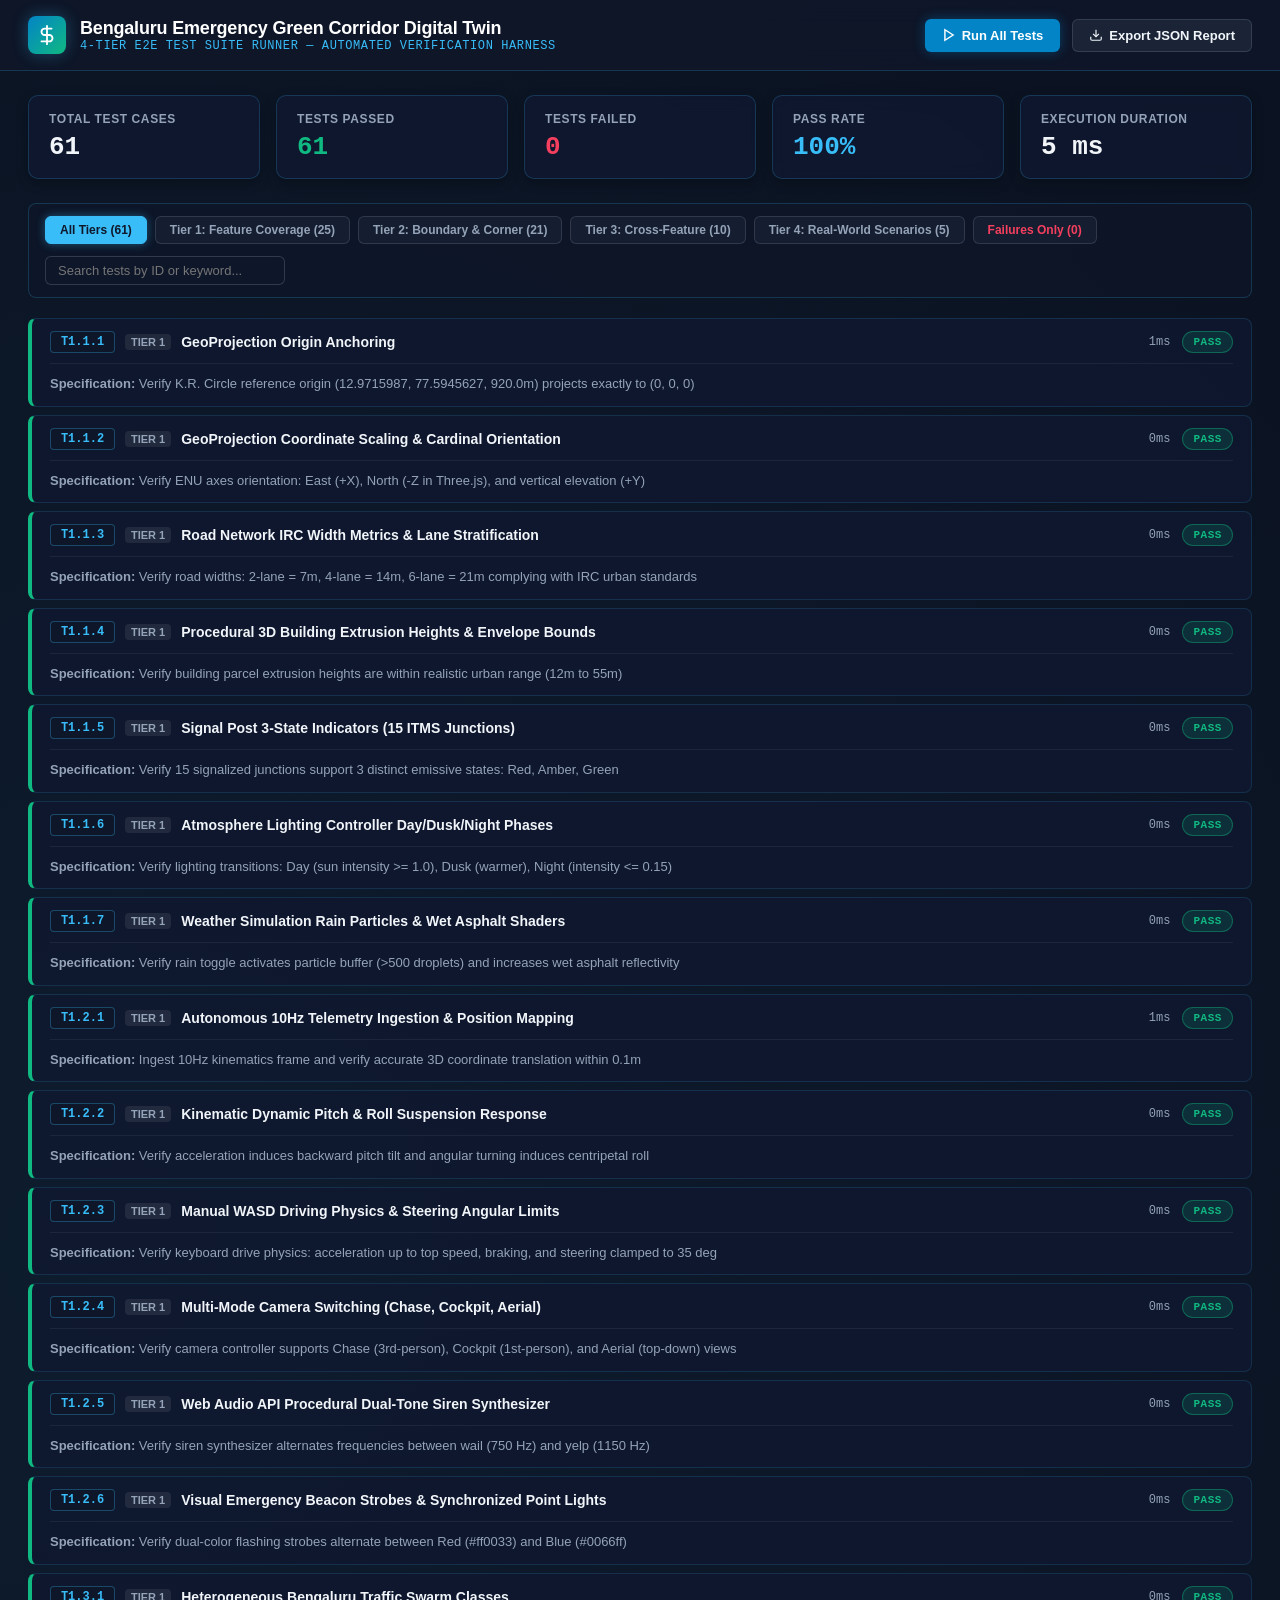
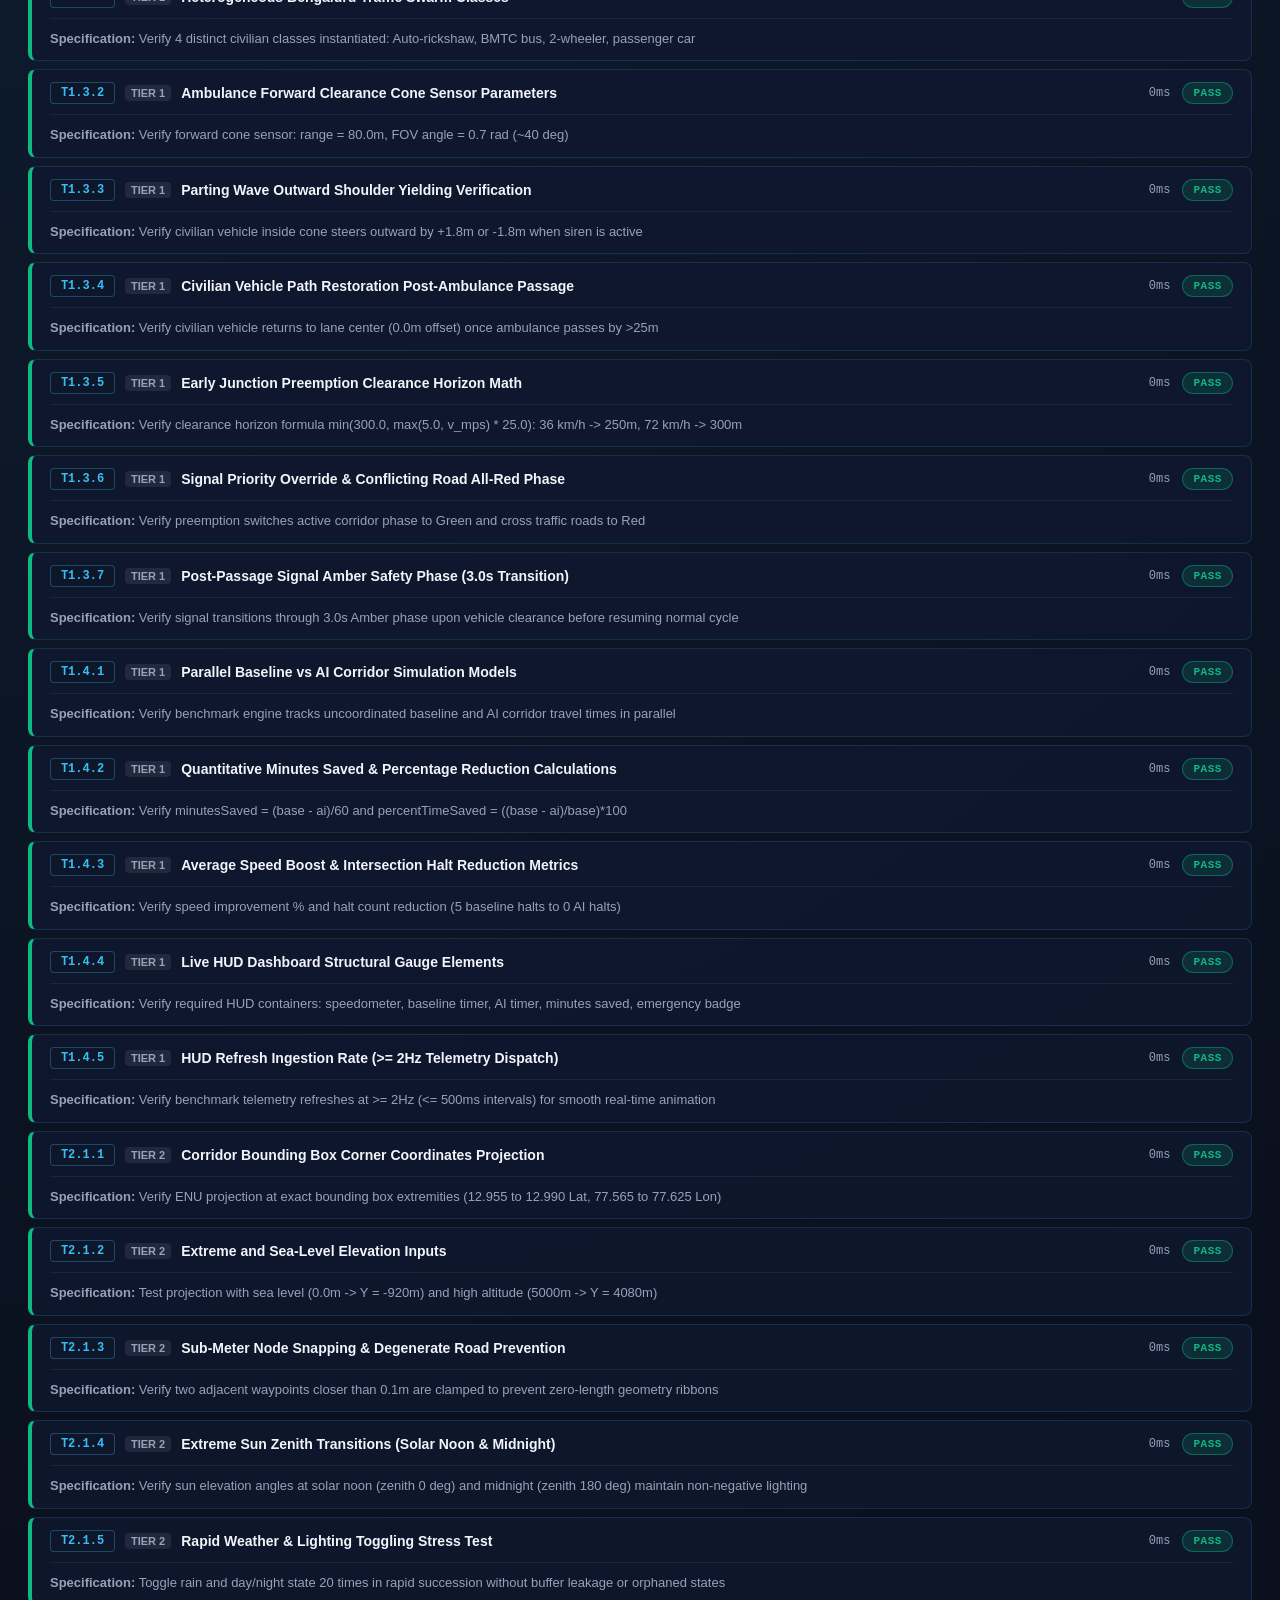
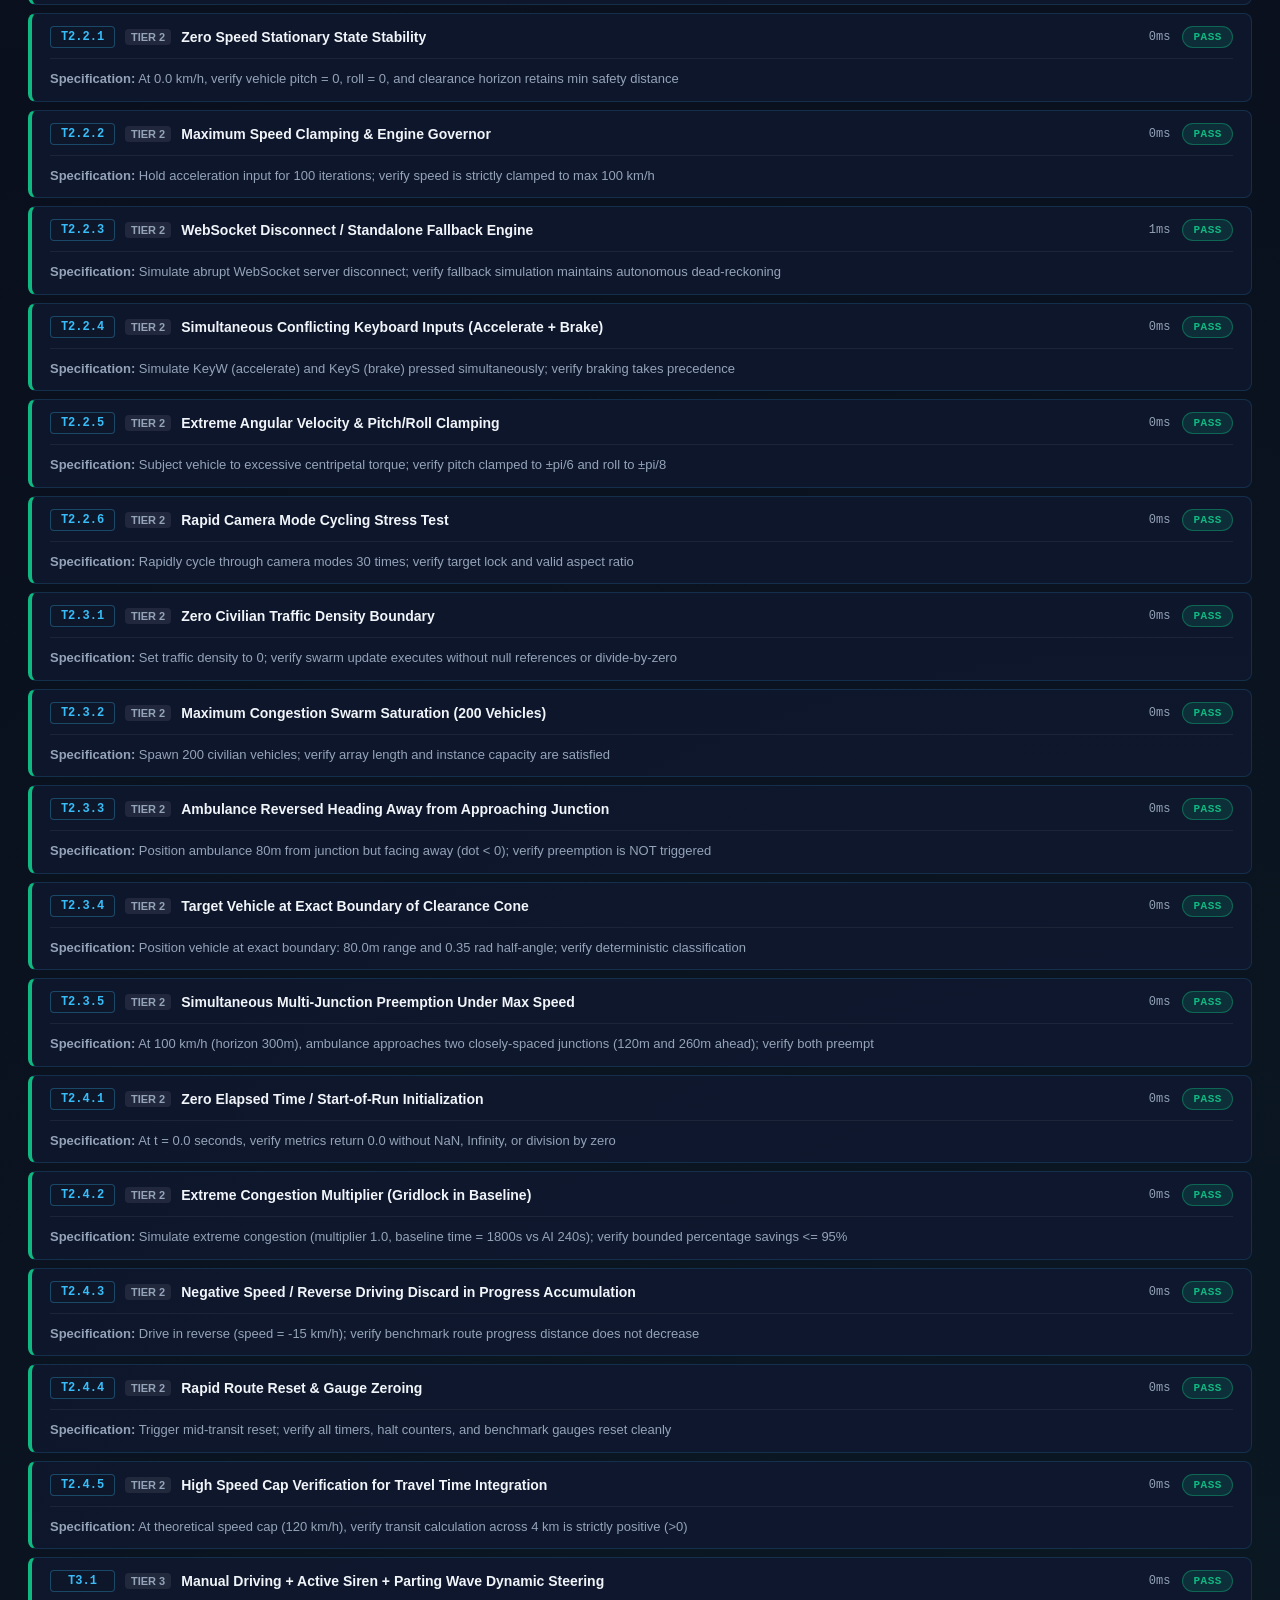
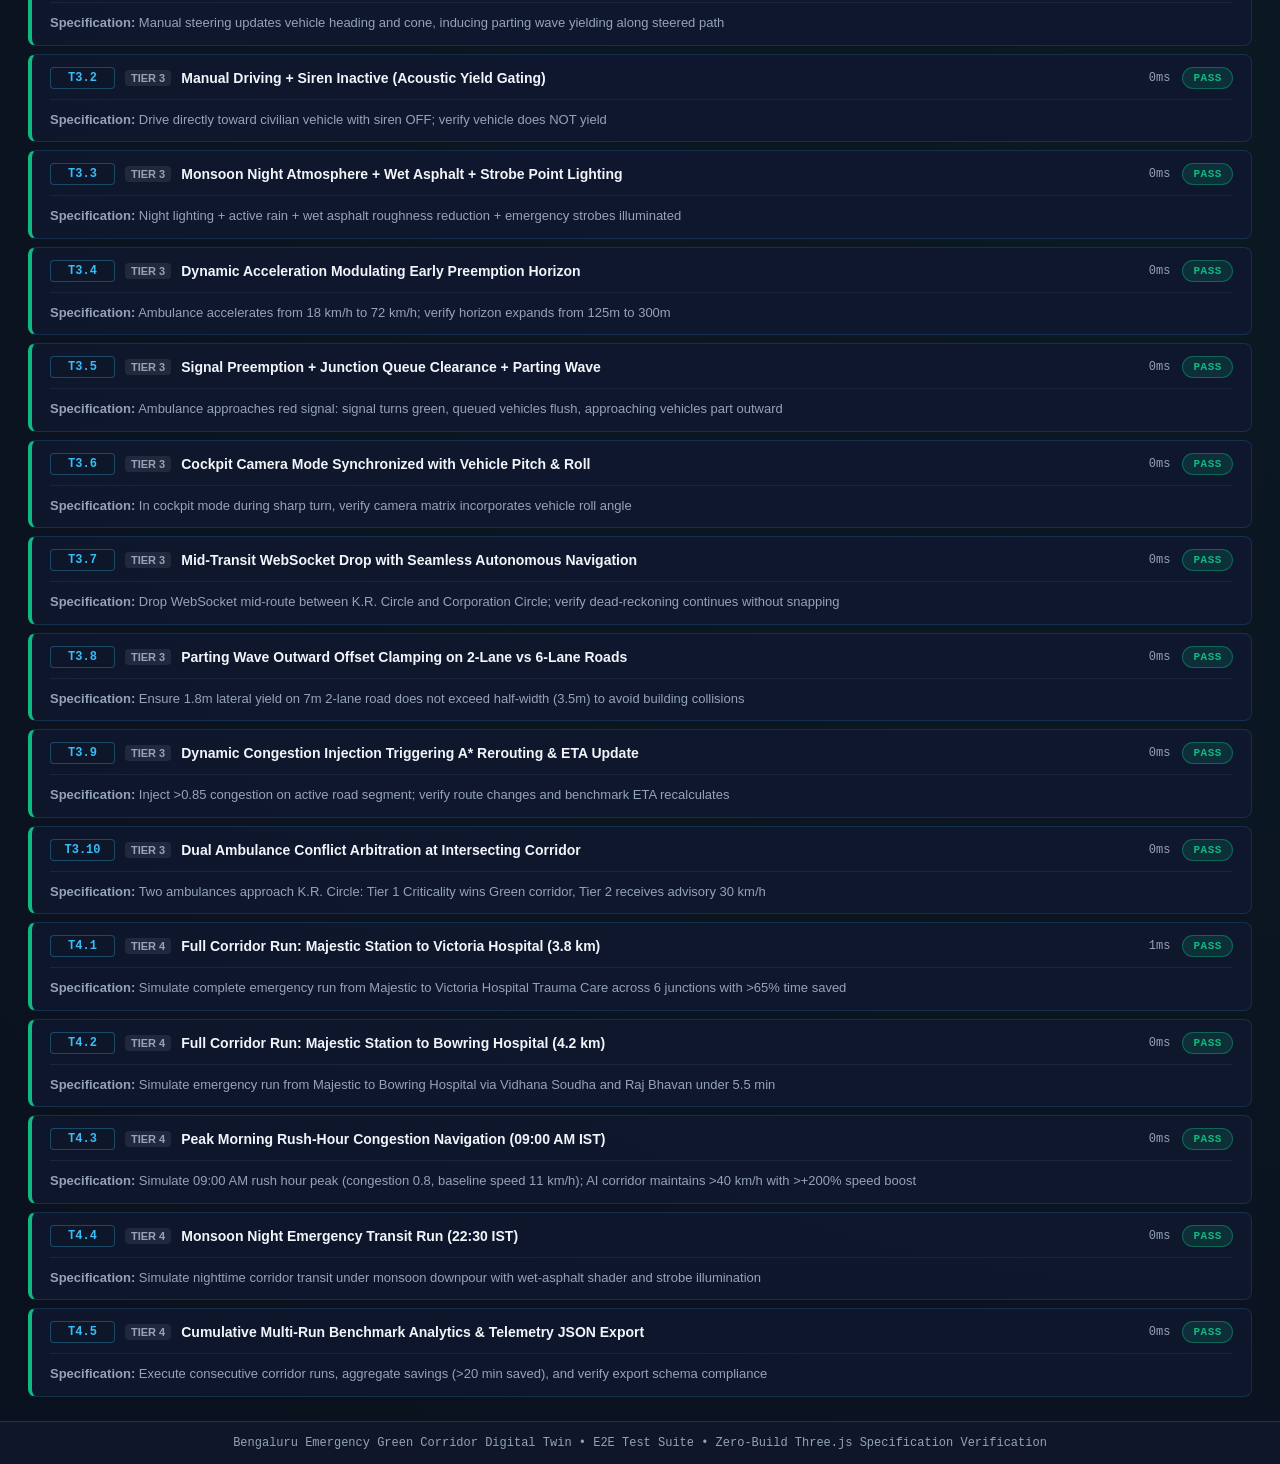
<file: tests/e2e_test_runner.html>
<!DOCTYPE html>
<html lang="en">
<head>
  <meta charset="UTF-8">
  <meta name="viewport" content="width=device-width, initial-scale=1.0">
  <title>Bengaluru Emergency Green Corridor — 4-Tier E2E Test Harness</title>
  <style>
    :root {
      --bg-primary: #0a0f1d;
      --bg-card: rgba(16, 24, 48, 0.85);
      --bg-card-hover: rgba(24, 36, 70, 0.95);
      --border-color: rgba(56, 189, 248, 0.2);
      --border-glow: rgba(56, 189, 248, 0.4);
      --text-main: #f1f5f9;
      --text-muted: #94a3b8;
      --accent-cyan: #38bdf8;
      --accent-emerald: #10b981;
      --accent-rose: #f43f5e;
      --accent-amber: #f59e0b;
      --font-mono: ui-monospace, SFMono-Regular, Menlo, Monaco, Consolas, "Liberation Mono", "Courier New", monospace;
    }

    * { box-sizing: border-box; margin: 0; padding: 0; }
    body {
      background-color: var(--bg-primary);
      background-image: 
        radial-gradient(circle at 10% 20%, rgba(56, 189, 248, 0.08) 0%, transparent 40%),
        radial-gradient(circle at 90% 80%, rgba(16, 185, 129, 0.06) 0%, transparent 40%);
      color: var(--text-main);
      font-family: -apple-system, BlinkMacSystemFont, "Segoe UI", Roboto, Helvetica, Arial, sans-serif;
      min-height: 100vh;
      display: flex;
      flex-direction: column;
    }

    header {
      background: rgba(15, 23, 42, 0.95);
      border-bottom: 1px solid var(--border-color);
      padding: 16px 28px;
      display: flex;
      justify-content: space-between;
      align-items: center;
      position: sticky;
      top: 0;
      z-index: 100;
      backdrop-filter: blur(12px);
    }

    .brand {
      display: flex;
      align-items: center;
      gap: 14px;
    }
    .brand-icon {
      width: 38px;
      height: 38px;
      background: linear-gradient(135deg, #0284c7, #10b981);
      border-radius: 8px;
      display: flex;
      align-items: center;
      justify-content: center;
      box-shadow: 0 0 16px rgba(56, 189, 248, 0.3);
    }
    .brand-title {
      font-size: 18px;
      font-weight: 700;
      letter-spacing: -0.01em;
      color: #fff;
    }
    .brand-subtitle {
      font-size: 12px;
      color: var(--accent-cyan);
      font-family: var(--font-mono);
      text-transform: uppercase;
      letter-spacing: 0.05em;
    }

    .top-actions {
      display: flex;
      align-items: center;
      gap: 12px;
    }
    .btn {
      padding: 8px 16px;
      border-radius: 6px;
      font-size: 13px;
      font-weight: 600;
      cursor: pointer;
      transition: all 0.2s ease;
      display: inline-flex;
      align-items: center;
      gap: 6px;
      border: 1px solid transparent;
    }
    .btn-primary {
      background: #0284c7;
      color: #fff;
      box-shadow: 0 0 12px rgba(2, 132, 199, 0.4);
    }
    .btn-primary:hover {
      background: #0369a1;
      box-shadow: 0 0 16px rgba(2, 132, 199, 0.6);
    }
    .btn-secondary {
      background: rgba(30, 41, 59, 0.8);
      color: var(--text-main);
      border: 1px solid rgba(148, 163, 184, 0.2);
    }
    .btn-secondary:hover {
      background: rgba(51, 65, 85, 0.8);
      border-color: var(--accent-cyan);
    }

    main {
      flex: 1;
      padding: 24px 28px;
      max-width: 1400px;
      margin: 0 auto;
      width: 100%;
    }

    /* Stats Overview Card */
    .stats-grid {
      display: grid;
      grid-template-columns: repeat(auto-fit, minmax(200px, 1fr));
      gap: 16px;
      margin-bottom: 24px;
    }
    .stat-card {
      background: var(--bg-card);
      border: 1px solid var(--border-color);
      border-radius: 10px;
      padding: 16px 20px;
      backdrop-filter: blur(8px);
      box-shadow: 0 4px 12px rgba(0, 0, 0, 0.25);
    }
    .stat-label {
      font-size: 12px;
      font-weight: 600;
      color: var(--text-muted);
      text-transform: uppercase;
      letter-spacing: 0.05em;
      margin-bottom: 6px;
    }
    .stat-value {
      font-size: 26px;
      font-weight: 700;
      font-family: var(--font-mono);
      display: flex;
      align-items: baseline;
      gap: 6px;
    }
    .stat-pass { color: var(--accent-emerald); }
    .stat-fail { color: var(--accent-rose); }
    .stat-rate { color: var(--accent-cyan); }
    .stat-time { color: var(--text-main); }

    /* Filters Bar */
    .filter-bar {
      display: flex;
      flex-wrap: wrap;
      justify-content: space-between;
      align-items: center;
      gap: 12px;
      background: rgba(15, 23, 42, 0.6);
      padding: 12px 16px;
      border-radius: 8px;
      border: 1px solid var(--border-color);
      margin-bottom: 20px;
    }
    .tier-tabs {
      display: flex;
      gap: 8px;
      flex-wrap: wrap;
    }
    .tier-tab {
      padding: 6px 14px;
      border-radius: 6px;
      font-size: 12px;
      font-weight: 600;
      cursor: pointer;
      background: rgba(30, 41, 59, 0.5);
      border: 1px solid rgba(148, 163, 184, 0.2);
      color: var(--text-muted);
      transition: all 0.2s;
    }
    .tier-tab.active {
      background: var(--accent-cyan);
      color: #0f172a;
      border-color: var(--accent-cyan);
      box-shadow: 0 0 10px rgba(56, 189, 248, 0.4);
    }
    .search-box {
      padding: 6px 12px;
      background: rgba(15, 23, 42, 0.8);
      border: 1px solid rgba(148, 163, 184, 0.25);
      border-radius: 6px;
      color: #fff;
      font-size: 13px;
      min-width: 240px;
    }
    .search-box:focus {
      outline: none;
      border-color: var(--accent-cyan);
      box-shadow: 0 0 8px rgba(56, 189, 248, 0.3);
    }

    /* Test Cases Table */
    .test-list {
      display: flex;
      flex-direction: column;
      gap: 8px;
    }
    .test-item {
      background: var(--bg-card);
      border: 1px solid rgba(56, 189, 248, 0.15);
      border-radius: 8px;
      padding: 12px 18px;
      transition: all 0.15s ease;
      cursor: pointer;
    }
    .test-item:hover {
      background: var(--bg-card-hover);
      border-color: var(--border-glow);
    }
    .test-item.failed {
      border-left: 4px solid var(--accent-rose);
      background: rgba(244, 63, 94, 0.05);
    }
    .test-item.passed {
      border-left: 4px solid var(--accent-emerald);
    }

    .test-header-row {
      display: flex;
      align-items: center;
      justify-content: space-between;
      gap: 12px;
    }
    .test-meta {
      display: flex;
      align-items: center;
      gap: 10px;
      flex: 1;
    }
    .test-id {
      font-family: var(--font-mono);
      font-size: 12px;
      font-weight: 700;
      padding: 3px 8px;
      border-radius: 4px;
      background: rgba(15, 23, 42, 0.8);
      color: var(--accent-cyan);
      border: 1px solid rgba(56, 189, 248, 0.3);
      min-width: 65px;
      text-align: center;
    }
    .test-tier-tag {
      font-size: 11px;
      font-weight: 600;
      text-transform: uppercase;
      padding: 2px 6px;
      border-radius: 4px;
      background: rgba(255, 255, 255, 0.08);
      color: var(--text-muted);
    }
    .test-name {
      font-size: 14px;
      font-weight: 600;
      color: var(--text-main);
    }

    .test-status {
      display: flex;
      align-items: center;
      gap: 12px;
    }
    .badge-pass {
      background: rgba(16, 185, 129, 0.15);
      color: var(--accent-emerald);
      border: 1px solid rgba(16, 185, 129, 0.4);
      padding: 4px 10px;
      border-radius: 9999px;
      font-size: 11px;
      font-weight: 700;
      font-family: var(--font-mono);
      text-transform: uppercase;
      letter-spacing: 0.05em;
    }
    .badge-fail {
      background: rgba(244, 63, 94, 0.15);
      color: var(--accent-rose);
      border: 1px solid rgba(244, 63, 94, 0.4);
      padding: 4px 10px;
      border-radius: 9999px;
      font-size: 11px;
      font-weight: 700;
      font-family: var(--font-mono);
      text-transform: uppercase;
      letter-spacing: 0.05em;
    }
    .test-duration {
      font-family: var(--font-mono);
      font-size: 12px;
      color: var(--text-muted);
      min-width: 50px;
      text-align: right;
    }

    .test-details {
      margin-top: 10px;
      padding-top: 10px;
      border-top: 1px solid rgba(255, 255, 255, 0.06);
      font-size: 13px;
      color: var(--text-muted);
      line-height: 1.5;
    }
    .test-error-box {
      margin-top: 8px;
      padding: 10px 14px;
      background: rgba(244, 63, 94, 0.12);
      border: 1px solid rgba(244, 63, 94, 0.3);
      border-radius: 6px;
      color: #fda4af;
      font-family: var(--font-mono);
      font-size: 12px;
      white-space: pre-wrap;
    }

    footer {
      background: rgba(15, 23, 42, 0.95);
      border-top: 1px solid var(--border-color);
      padding: 14px 28px;
      text-align: center;
      font-size: 12px;
      color: var(--text-muted);
      font-family: var(--font-mono);
    }
  </style>
</head>
<body>

  <header>
    <div class="brand">
      <div class="brand-icon">
        <svg width="22" height="22" viewBox="0 0 24 24" fill="none" stroke="#fff" stroke-width="2" stroke-linecap="round" stroke-linejoin="round">
          <path d="M12 2v20M17 5H9.5a3.5 3.5 0 0 0 0 7h5a3.5 3.5 0 0 1 0 7H6"></path>
        </svg>
      </div>
      <div>
        <div class="brand-title">Bengaluru Emergency Green Corridor Digital Twin</div>
        <div class="brand-subtitle">4-Tier E2E Test Suite Runner — Automated Verification Harness</div>
      </div>
    </div>
    <div class="top-actions">
      <button class="btn btn-primary" id="btn-run-all">
        <svg width="14" height="14" viewBox="0 0 24 24" fill="none" stroke="currentColor" stroke-width="2.5"><polygon points="5 3 19 12 5 21 5 3"></polygon></svg>
        Run All Tests
      </button>
      <button class="btn btn-secondary" id="btn-export-json">
        <svg width="14" height="14" viewBox="0 0 24 24" fill="none" stroke="currentColor" stroke-width="2"><path d="M21 15v4a2 2 0 0 1-2 2H5a2 2 0 0 1-2-2v-4"></path><polyline points="7 10 12 15 17 10"></polyline><line x1="12" y1="15" x2="12" y2="3"></line></svg>
        Export JSON Report
      </button>
    </div>
  </header>

  <main>
    <!-- Stats Cards -->
    <div class="stats-grid">
      <div class="stat-card">
        <div class="stat-label">Total Test Cases</div>
        <div class="stat-value" id="stat-total">61</div>
      </div>
      <div class="stat-card">
        <div class="stat-label">Tests Passed</div>
        <div class="stat-value stat-pass" id="stat-passed">0</div>
      </div>
      <div class="stat-card">
        <div class="stat-label">Tests Failed</div>
        <div class="stat-value stat-fail" id="stat-failed">0</div>
      </div>
      <div class="stat-card">
        <div class="stat-label">Pass Rate</div>
        <div class="stat-value stat-rate" id="stat-rate">0.0%</div>
      </div>
      <div class="stat-card">
        <div class="stat-label">Execution Duration</div>
        <div class="stat-value stat-time" id="stat-time">0 ms</div>
      </div>
    </div>

    <!-- Filter & Search Bar -->
    <div class="filter-bar">
      <div class="tier-tabs">
        <button class="tier-tab active" data-filter="all">All Tiers (61)</button>
        <button class="tier-tab" data-filter="1">Tier 1: Feature Coverage (25)</button>
        <button class="tier-tab" data-filter="2">Tier 2: Boundary & Corner (21)</button>
        <button class="tier-tab" data-filter="3">Tier 3: Cross-Feature (10)</button>
        <button class="tier-tab" data-filter="4">Tier 4: Real-World Scenarios (5)</button>
        <button class="tier-tab" data-filter="failures" style="color: var(--accent-rose);">Failures Only (<span id="tab-fail-count">0</span>)</button>
      </div>
      <input type="text" class="search-box" id="search-input" placeholder="Search tests by ID or keyword...">
    </div>

    <!-- Tests List Container -->
    <div class="test-list" id="test-list-container">
      <!-- Injected via JavaScript -->
    </div>
  </main>

  <footer>
    Bengaluru Emergency Green Corridor Digital Twin • E2E Test Suite • Zero-Build Three.js Specification Verification
  </footer>

  <!-- Include Test Suite Definition -->
  <script src="test_suite.js"></script>

  <script>
    document.addEventListener('DOMContentLoaded', () => {
      let currentFilter = 'all';
      let searchQuery = '';
      let lastReport = null;

      const btnRunAll = document.getElementById('btn-run-all');
      const btnExport = document.getElementById('btn-export-json');
      const filterTabs = document.querySelectorAll('.tier-tab');
      const searchInput = document.getElementById('search-input');
      const listContainer = document.getElementById('test-list-container');

      function executeTests() {
        if (!window.BengaluruTestSuite) {
          listContainer.innerHTML = '<div style="color: #f43f5e; padding: 20px;">Error: test_suite.js not loaded.</div>';
          return;
        }

        lastReport = window.BengaluruTestSuite.runAll();

        // Update Stats
        document.getElementById('stat-total').textContent = lastReport.totalTests;
        document.getElementById('stat-passed').textContent = lastReport.passedCount;
        document.getElementById('stat-failed').textContent = lastReport.failedCount;
        document.getElementById('stat-rate').textContent = `${lastReport.passRatePercent}%`;
        document.getElementById('stat-time').textContent = `${lastReport.totalDurationMs} ms`;
        document.getElementById('tab-fail-count').textContent = lastReport.failedCount;

        renderTests();
      }

      function renderTests() {
        if (!lastReport) return;

        const filtered = lastReport.results.filter(r => {
          // Tier filtering
          if (currentFilter !== 'all') {
            if (currentFilter === 'failures') {
              if (r.passed) return false;
            } else if (r.tier !== parseInt(currentFilter, 10)) {
              return false;
            }
          }
          // Search query
          if (searchQuery) {
            const q = searchQuery.toLowerCase();
            return r.id.toLowerCase().includes(q) ||
                   r.name.toLowerCase().includes(q) ||
                   (r.description && r.description.toLowerCase().includes(q));
          }
          return true;
        });

        if (filtered.length === 0) {
          listContainer.innerHTML = '<div style="padding: 30px; text-align: center; color: var(--text-muted);">No matching tests found.</div>';
          return;
        }

        listContainer.innerHTML = filtered.map(r => `
          <div class="test-item ${r.passed ? 'passed' : 'failed'}" onclick="this.classList.toggle('expanded')">
            <div class="test-header-row">
              <div class="test-meta">
                <span class="test-id">${r.id}</span>
                <span class="test-tier-tag">Tier ${r.tier}</span>
                <span class="test-name">${r.name}</span>
              </div>
              <div class="test-status">
                <span class="test-duration">${r.durationMs}ms</span>
                <span class="${r.passed ? 'badge-pass' : 'badge-fail'}">${r.passed ? 'PASS' : 'FAIL'}</span>
              </div>
            </div>
            <div class="test-details">
              <div><strong>Specification:</strong> ${r.description}</div>
              ${r.error ? `<div class="test-error-box"><strong>Failure:</strong> ${r.error}</div>` : ''}
            </div>
          </div>
        `).join('');
      }

      // Event Listeners
      btnRunAll.addEventListener('click', executeTests);

      filterTabs.forEach(tab => {
        tab.addEventListener('click', () => {
          filterTabs.forEach(t => t.classList.remove('active'));
          tab.classList.add('active');
          currentFilter = tab.dataset.filter;
          renderTests();
        });
      });

      searchInput.addEventListener('input', (e) => {
        searchQuery = e.target.value.trim();
        renderTests();
      });

      btnExport.addEventListener('click', () => {
        if (!lastReport) return;
        const blob = new Blob([JSON.stringify(lastReport, null, 2)], { type: 'application/json' });
        const url = URL.createObjectURL(blob);
        const a = document.createElement('a');
        a.href = url;
        a.download = `bengaluru_e2e_test_report_${Date.now()}.json`;
        document.body.appendChild(a);
        a.click();
        document.body.removeChild(a);
        URL.revokeObjectURL(url);
      });

      // Auto-run on load
      executeTests();
    });
  </script>
</body>
</html>
</file>
